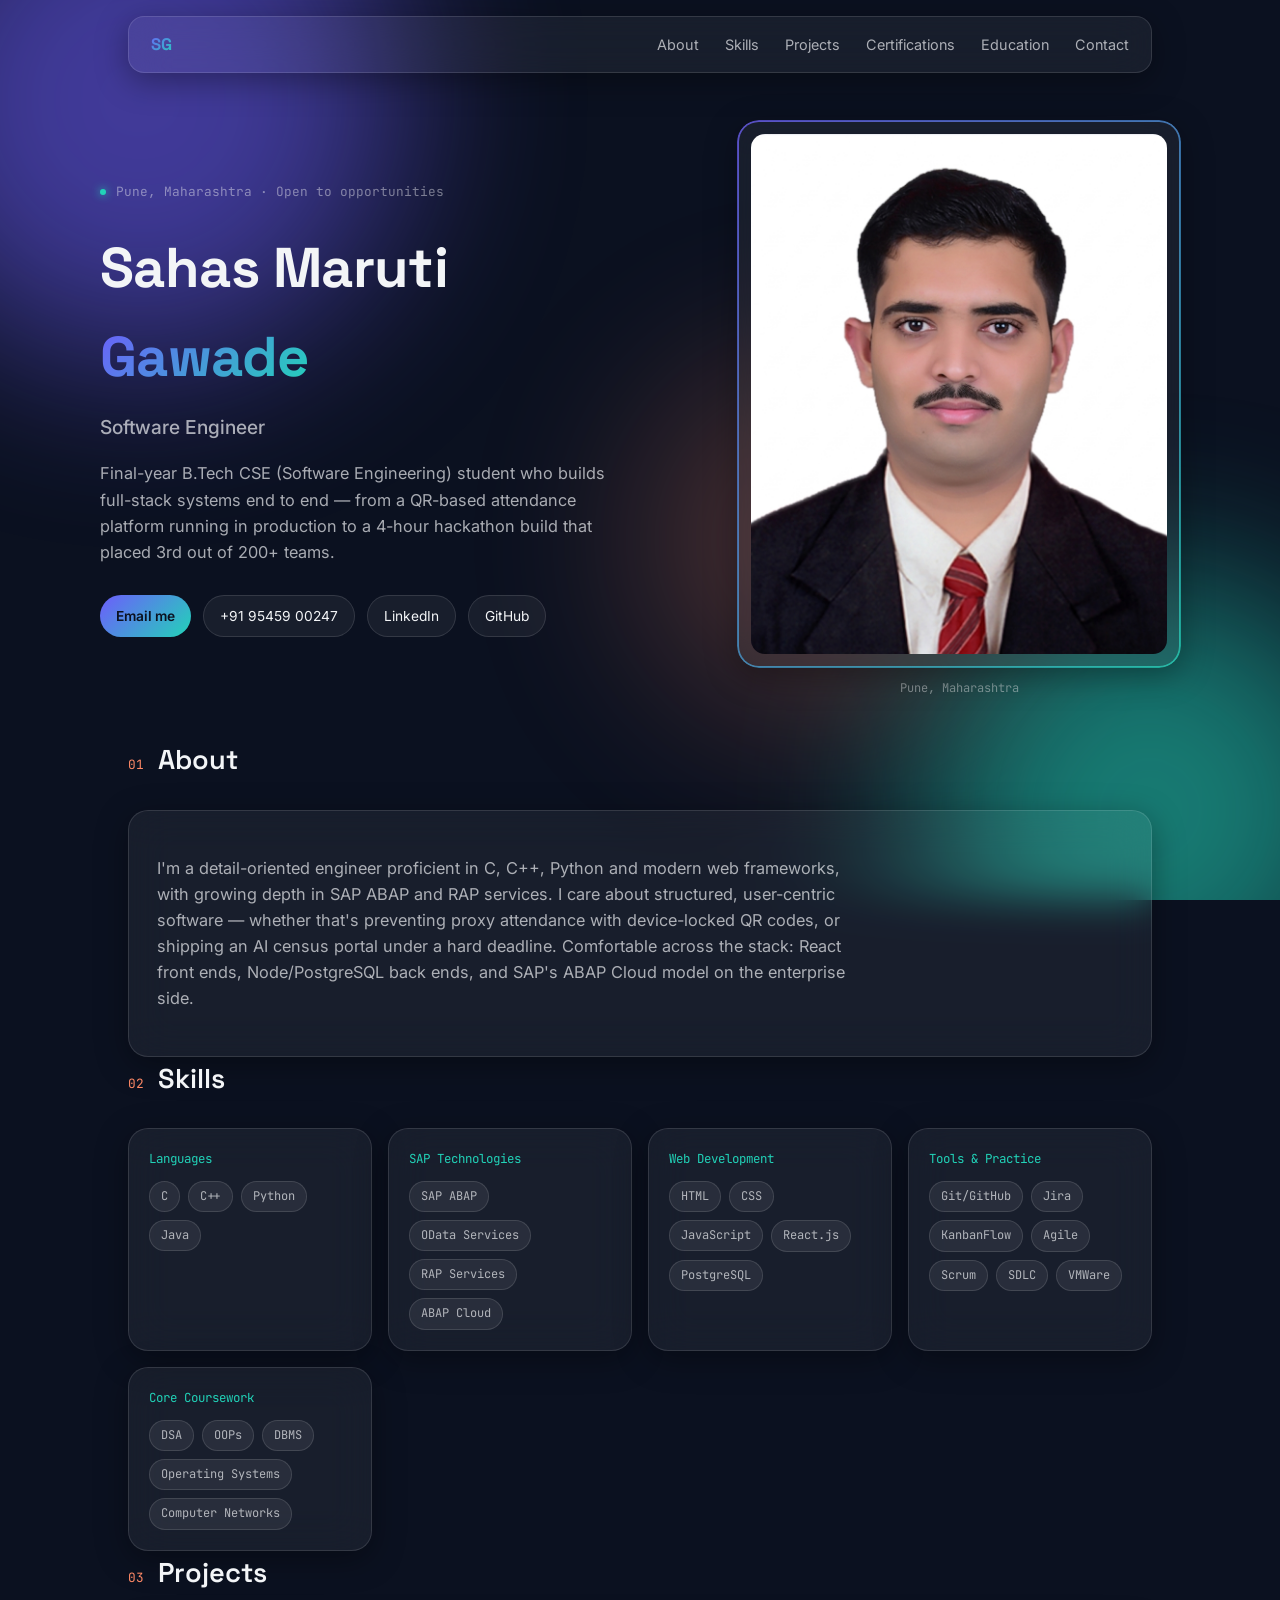
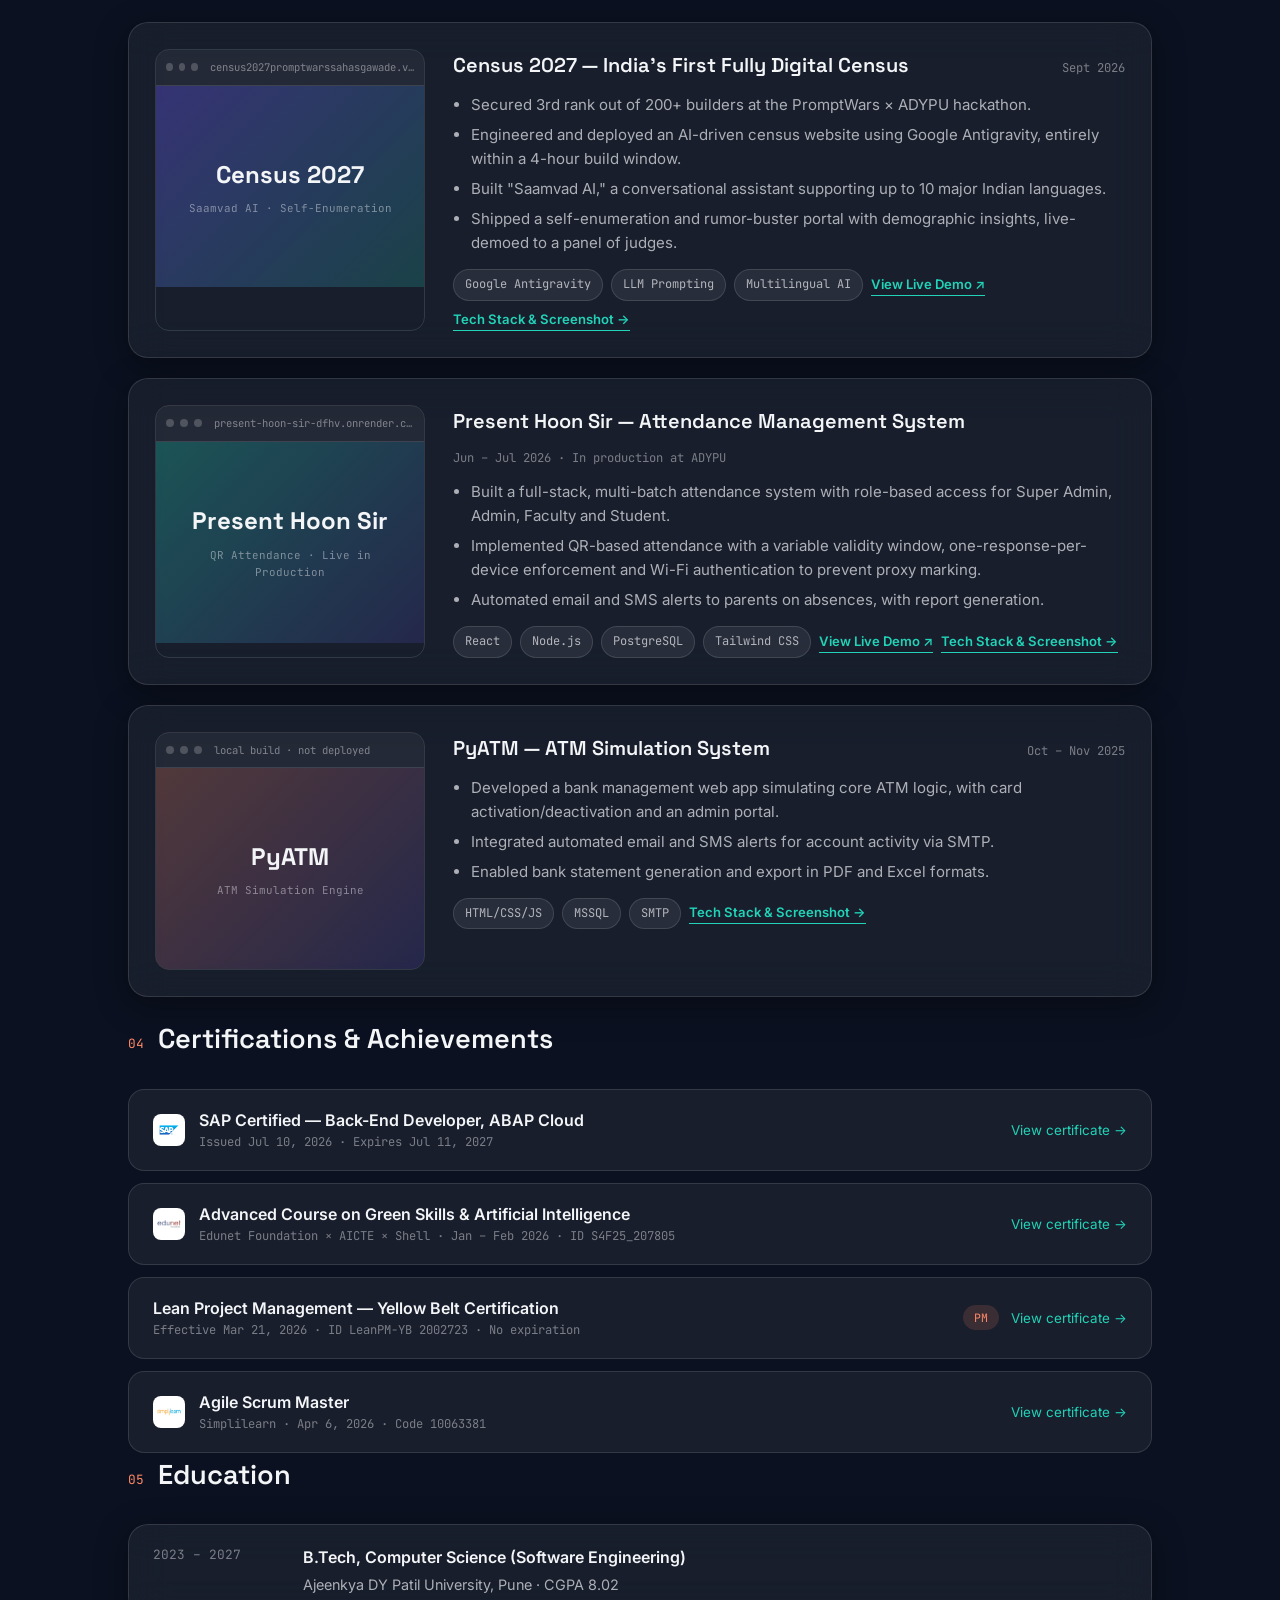
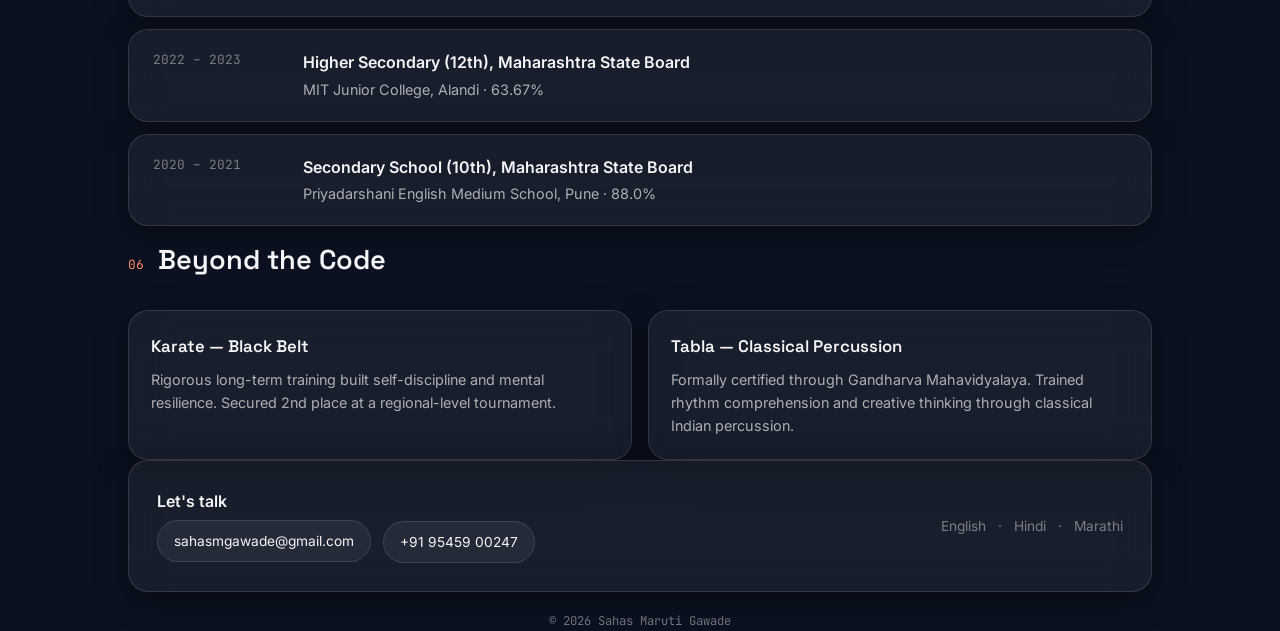
<file: index.html>
<!DOCTYPE html>
<html lang="en">

<head>
  <meta charset="UTF-8">
  <meta name="viewport" content="width=device-width, initial-scale=1.0">
  <title>Sahas Maruti Gawade — Software Engineer</title>
  <link rel="preconnect" href="https://fonts.googleapis.com">
  <link
    href="https://fonts.googleapis.com/css2?family=Space+Grotesk:wght@500;600;700&family=Inter:wght@400;500;600&family=JetBrains+Mono:wght@400;500&display=swap"
    rel="stylesheet">
  <style>
    :root {
      --bg: #0B1120;
      --bg-2: #0E1526;
      --ink: #F3F5F7;
      --ink-soft: rgba(243, 245, 247, 0.68);
      --ink-faint: rgba(243, 245, 247, 0.45);
      --violet: #6D5DFC;
      --teal: #22D3B8;
      --coral: #FF8966;
      --grad: linear-gradient(135deg, var(--violet), var(--teal));
      --glass: rgba(255, 255, 255, 0.055);
      --glass-strong: rgba(255, 255, 255, 0.09);
      --border: rgba(255, 255, 255, 0.12);
      --border-strong: rgba(255, 255, 255, 0.22);
      --display: 'Space Grotesk', sans-serif;
      --sans: 'Inter', sans-serif;
      --mono: 'JetBrains Mono', monospace;
      --maxw: 1080px;
    }

    * {
      box-sizing: border-box;
    }

    html {
      scroll-behavior: smooth;
    }

    body {
      margin: 0;
      background: var(--bg);
      color: var(--ink);
      font-family: var(--sans);
      line-height: 1.6;
      -webkit-font-smoothing: antialiased;
      position: relative;
      overflow-x: hidden;
    }

    a {
      color: inherit;
    }

    img {
      max-width: 100%;
      display: block;
    }

    .wrap {
      max-width: var(--maxw);
      margin: 0 auto;
      padding: 0 28px;
      position: relative;
      z-index: 1;
    }

    /* Ambient background blobs */
    .bg-field {
      position: fixed;
      inset: 0;
      z-index: 0;
      overflow: hidden;
      pointer-events: none;
    }

    .blob {
      position: absolute;
      border-radius: 50%;
      filter: blur(90px);
      opacity: 0.55;
    }

    .blob-1 {
      width: 520px;
      height: 520px;
      background: var(--violet);
      top: -160px;
      left: -120px;
      animation: drift1 26s ease-in-out infinite;
    }

    .blob-2 {
      width: 460px;
      height: 460px;
      background: var(--teal);
      bottom: -140px;
      right: -100px;
      animation: drift2 30s ease-in-out infinite;
    }

    .blob-3 {
      width: 360px;
      height: 360px;
      background: var(--coral);
      top: 40%;
      left: 50%;
      opacity: 0.25;
      animation: drift3 34s ease-in-out infinite;
    }

    @keyframes drift1 {

      0%,
      100% {
        transform: translate(0, 0);
      }

      50% {
        transform: translate(60px, 80px);
      }
    }

    @keyframes drift2 {

      0%,
      100% {
        transform: translate(0, 0);
      }

      50% {
        transform: translate(-70px, -50px);
      }
    }

    @keyframes drift3 {

      0%,
      100% {
        transform: translate(-50%, -50%);
      }

      50% {
        transform: translate(-60%, -40%);
      }
    }

    @media(prefers-reduced-motion:reduce) {
      .blob {
        animation: none;
      }
    }

    /* Glass base */
    .glass {
      background: var(--glass);
      backdrop-filter: blur(20px);
      -webkit-backdrop-filter: blur(20px);
      border: 1px solid var(--border);
      border-radius: 20px;
      box-shadow: 0 8px 32px rgba(0, 0, 0, 0.35);
    }

    header.nav {
      position: sticky;
      top: 16px;
      z-index: 50;
      margin: 0 auto;
      max-width: var(--maxw);
      padding: 0 28px;
    }

    .nav-inner {
      display: flex;
      align-items: center;
      justify-content: space-between;
      padding: 14px 22px;
      border-radius: 16px;
    }

    .nav-mark {
      font-family: var(--display);
      font-weight: 700;
      font-size: 1.05rem;
      background: var(--grad);
      -webkit-background-clip: text;
      background-clip: text;
      color: transparent;
    }

    .nav-links {
      display: flex;
      gap: 26px;
      list-style: none;
      margin: 0;
      padding: 0;
    }

    .nav-links a {
      text-decoration: none;
      color: var(--ink-soft);
      font-size: 0.9rem;
      transition: color .15s;
    }

    .nav-links a:hover {
      color: var(--ink);
    }

    .nav-toggle {
      display: none;
      background: none;
      border: none;
      font-size: 1.4rem;
      cursor: pointer;
      color: var(--ink);
    }

    @media(max-width:720px) {
      .nav-links {
        position: absolute;
        top: calc(100% + 8px);
        left: 0;
        right: 0;
        flex-direction: column;
        padding: 20px 22px;
        gap: 16px;
        display: none;
        background: var(--bg-2);
        border: 1px solid var(--border);
        border-radius: 16px;
      }

      .nav-links.open {
        display: flex;
      }

      .nav-toggle {
        display: block;
      }
    }

    .hero {
      padding: 64px 0 40px;
    }

    .hero-grid {
      display: grid;
      grid-template-columns: 1.15fr 0.85fr;
      gap: 40px;
      align-items: center;
    }

    .eyebrow-row {
      display: flex;
      gap: 10px;
      align-items: center;
      font-family: var(--mono);
      font-size: 0.8rem;
      color: var(--ink-faint);
      margin-bottom: 20px;
    }

    .dot {
      width: 6px;
      height: 6px;
      background: var(--teal);
      border-radius: 50%;
      box-shadow: 0 0 8px var(--teal);
    }

    h1.name {
      font-family: var(--display);
      font-size: clamp(2.4rem, 5vw, 3.5rem);
      font-weight: 700;
      margin: 0 0 10px;
      letter-spacing: -0.01em;
    }

    .grad-text {
      background: var(--grad);
      -webkit-background-clip: text;
      background-clip: text;
      color: transparent;
    }

    .role {
      font-size: 1.2rem;
      color: var(--ink-soft);
      font-weight: 500;
      margin-bottom: 18px;
    }

    .lede {
      max-width: 52ch;
      color: var(--ink-soft);
      font-size: 1.02rem;
      margin-bottom: 30px;
    }

    .contact-row {
      display: flex;
      flex-wrap: wrap;
      gap: 12px;
    }

    .pill-link {
      display: inline-flex;
      align-items: center;
      gap: 6px;
      text-decoration: none;
      color: var(--ink);
      font-size: 0.86rem;
      padding: 9px 16px;
      border-radius: 100px;
      border: 1px solid var(--border);
      background: var(--glass);
      transition: border-color .15s, transform .15s;
    }

    .pill-link:hover {
      border-color: var(--border-strong);
      transform: translateY(-1px);
    }

    .pill-link.cta {
      background: var(--grad);
      color: #0B1120;
      font-weight: 600;
      border: none;
    }

    .photo-frame {
      padding: 12px;
      position: relative;
    }

    .photo-frame::before {
      content: '';
      position: absolute;
      inset: -2px;
      border-radius: 22px;
      padding: 2px;
      background: var(--grad);
      -webkit-mask: linear-gradient(#000 0 0) content-box, linear-gradient(#000 0 0);
      -webkit-mask-composite: xor;
      mask-composite: exclude;
      opacity: 0.7;
    }

    .photo-frame img {
      width: 100%;
      aspect-ratio: 4/5;
      object-fit: cover;
      border-radius: 14px;
    }

    .photo-cap {
      font-family: var(--mono);
      font-size: 0.75rem;
      color: var(--ink-faint);
      margin-top: 12px;
      text-align: center;
    }

    section {
      padding: 52px 0;
    }

    .sec-head {
      display: flex;
      align-items: baseline;
      gap: 14px;
      margin-bottom: 28px;
    }

    .sec-num {
      font-family: var(--mono);
      font-size: 0.8rem;
      color: var(--coral);
    }

    h2.sec-title {
      font-family: var(--display);
      font-size: 1.7rem;
      font-weight: 600;
      margin: 0;
    }

    .card {
      padding: 28px;
      margin-bottom: 0;
    }

    .about-body {
      max-width: 70ch;
      font-size: 1.02rem;
      color: var(--ink-soft);
    }

    .skills-grid {
      display: grid;
      grid-template-columns: repeat(auto-fit, minmax(220px, 1fr));
      gap: 16px;
    }

    .skill-card {
      padding: 20px;
    }

    .skill-cat {
      font-family: var(--mono);
      font-size: 0.78rem;
      color: var(--teal);
      margin-bottom: 12px;
    }

    .skill-items {
      display: flex;
      flex-wrap: wrap;
      gap: 8px;
    }

    .tag {
      font-family: var(--mono);
      font-size: 0.75rem;
      background: rgba(255, 255, 255, 0.07);
      border: 1px solid var(--border);
      color: var(--ink-soft);
      padding: 5px 11px;
      border-radius: 100px;
    }

    .project {
      padding: 26px;
      display: grid;
      grid-template-columns: 270px 1fr;
      gap: 28px;
      margin-bottom: 20px;
      transition: transform .2s, border-color .2s;
    }

    .project:hover {
      transform: translateY(-3px);
      border-color: var(--border-strong);
    }

    .browser-card {
      border-radius: 14px;
      overflow: hidden;
      border: 1px solid var(--border);
    }

    .browser-bar {
      display: flex;
      align-items: center;
      gap: 6px;
      padding: 9px 10px;
      background: rgba(255, 255, 255, 0.05);
      border-bottom: 1px solid var(--border);
    }

    .browser-dot {
      width: 8px;
      height: 8px;
      border-radius: 50%;
      background: rgba(255, 255, 255, 0.2);
    }

    .browser-url {
      font-family: var(--mono);
      font-size: 0.66rem;
      color: var(--ink-faint);
      margin-left: 6px;
      overflow: hidden;
      text-overflow: ellipsis;
      white-space: nowrap;
    }

    .browser-body {
      aspect-ratio: 4/3;
      display: flex;
      align-items: center;
      justify-content: center;
      text-align: center;
      padding: 20px;
    }

    .browser-body.census {
      background: linear-gradient(135deg, rgba(109, 93, 252, 0.35), rgba(34, 211, 184, 0.2));
    }

    .browser-body.phsams {
      background: linear-gradient(135deg, rgba(34, 211, 184, 0.3), rgba(109, 93, 252, 0.15));
    }

    .browser-body.patm {
      background: linear-gradient(135deg, rgba(255, 137, 102, 0.25), rgba(109, 93, 252, 0.15));
    }

    .browser-glyph {
      font-family: var(--display);
      font-size: 1.5rem;
      font-weight: 700;
      color: var(--ink);
    }

    .browser-sub {
      font-family: var(--mono);
      font-size: 0.68rem;
      color: var(--ink-faint);
      margin-top: 6px;
    }

    .project-head {
      display: flex;
      justify-content: space-between;
      align-items: baseline;
      gap: 12px;
      flex-wrap: wrap;
      margin-bottom: 6px;
    }

    .project-title {
      font-family: var(--display);
      font-size: 1.25rem;
      font-weight: 600;
      margin: 0;
    }

    .project-date {
      font-family: var(--mono);
      font-size: 0.76rem;
      color: var(--ink-faint);
      white-space: nowrap;
    }

    .project ul {
      margin: 12px 0;
      padding-left: 18px;
      color: var(--ink-soft);
      font-size: 0.94rem;
    }

    .project li {
      margin-bottom: 6px;
    }

    .tags {
      display: flex;
      flex-wrap: wrap;
      gap: 8px;
      margin-top: 14px;
      align-items: center;
    }

    .live-link {
      font-size: 0.82rem;
      font-weight: 600;
      text-decoration: none;
      color: var(--teal);
      border-bottom: 1px solid var(--teal);
    }

    @media(max-width:700px) {
      .project {
        grid-template-columns: 1fr;
      }
    }

    .cert-list {
      display: flex;
      flex-direction: column;
      gap: 12px;
    }

    .cert {
      display: flex;
      justify-content: space-between;
      align-items: center;
      gap: 16px;
      padding: 20px 24px;
      flex-wrap: wrap;
      cursor: pointer;
      width: 100%;
      text-align: left;
      font-family: var(--sans);
      color: var(--ink);
      border: 1px solid var(--border);
      background: var(--glass);
      border-radius: 16px;
      transition: border-color .2s, transform .2s;
    }

    .cert:hover {
      border-color: var(--border-strong);
      transform: translateY(-2px);
    }

    .cert-name {
      font-weight: 600;
      font-size: 1rem;
    }

    .cert-meta {
      font-family: var(--mono);
      font-size: 0.76rem;
      color: var(--ink-faint);
      margin-top: 4px;
    }

    .cert-right {
      display: flex;
      align-items: center;
      gap: 12px;
    }

    .cert-badge {
      font-family: var(--mono);
      font-size: 0.72rem;
      background: rgba(255, 137, 102, 0.15);
      color: var(--coral);
      padding: 5px 11px;
      border-radius: 100px;
      white-space: nowrap;
    }

    .cert-logo {
      width: 32px;
      height: 32px;
      object-fit: contain;
      border-radius: 8px;
      background: #fff;
      padding: 4px;
      flex-shrink: 0;
    }

    .cert-left {
      display: flex;
      align-items: center;
      gap: 14px;
    }

    .cert-view {
      font-size: 0.84rem;
      color: var(--teal);
      white-space: nowrap;
    }

    .modal-overlay {
      display: none;
      position: fixed;
      inset: 0;
      background: rgba(6, 9, 18, 0.75);
      backdrop-filter: blur(4px);
      z-index: 100;
      align-items: center;
      justify-content: center;
      padding: 28px;
    }

    .modal-overlay.open {
      display: flex;
    }

    .modal-box {
      width: 100%;
      max-width: 820px;
      max-height: 88vh;
      display: flex;
      flex-direction: column;
      border-radius: 18px;
      overflow: hidden;
    }

    .modal-head {
      display: flex;
      justify-content: space-between;
      align-items: center;
      padding: 16px 20px;
      border-bottom: 1px solid var(--border);
    }

    .modal-title {
      font-family: var(--display);
      font-weight: 600;
      font-size: 1.02rem;
    }

    .modal-close {
      background: none;
      border: none;
      font-size: 1.3rem;
      cursor: pointer;
      color: var(--ink-faint);
      line-height: 1;
    }

    .modal-close:hover {
      color: var(--ink);
    }

    .modal-body {
      flex: 1;
      overflow: auto;
      background: rgba(0, 0, 0, 0.25);
      display: flex;
      align-items: center;
      justify-content: center;
    }

    .modal-body iframe {
      width: 100%;
      height: 75vh;
      border: none;
    }

    .modal-body img {
      width: 100%;
      height: auto;
    }

    .modal-foot {
      padding: 14px 20px;
      border-top: 1px solid var(--border);
      font-size: 0.84rem;
      display: flex;
      justify-content: space-between;
      flex-wrap: wrap;
      gap: 10px;
    }

    .modal-foot a {
      color: var(--teal);
      text-decoration: none;
    }

    .edu-item {
      padding: 20px 24px;
      display: grid;
      grid-template-columns: 130px 1fr;
      gap: 20px;
      margin-bottom: 12px;
    }

    .edu-years {
      font-family: var(--mono);
      font-size: 0.8rem;
      color: var(--ink-faint);
    }

    .edu-degree {
      font-weight: 600;
      margin-bottom: 2px;
    }

    .edu-school {
      color: var(--ink-soft);
      font-size: 0.9rem;
    }

    @media(max-width:600px) {
      .edu-item {
        grid-template-columns: 1fr;
        gap: 4px;
      }
    }

    .beyond-grid {
      display: grid;
      grid-template-columns: 1fr 1fr;
      gap: 16px;
    }

    .beyond-card {
      padding: 22px;
    }

    .beyond-card h3 {
      font-family: var(--display);
      font-weight: 600;
      font-size: 1.05rem;
      margin: 0 0 8px;
      color: var(--ink);
    }

    .beyond-card p {
      color: var(--ink-soft);
      font-size: 0.9rem;
      margin: 0;
    }

    @media(max-width:600px) {
      .beyond-grid {
        grid-template-columns: 1fr;
      }
    }

    footer {
      padding: 44px 0 60px;
    }

    .footer-inner {
      padding: 28px;
      display: flex;
      justify-content: space-between;
      align-items: center;
      flex-wrap: wrap;
      gap: 16px;
    }

    .footer-note {
      font-family: var(--mono);
      font-size: 0.76rem;
      color: var(--ink-faint);
      text-align: center;
      margin-top: 20px;
    }

    .lang-row {
      display: flex;
      gap: 12px;
      font-size: 0.86rem;
      color: var(--ink-faint);
    }

    @media(max-width:720px) {
      .hero-grid {
        grid-template-columns: 1fr;
      }

      .photo-frame {
        max-width: 260px;
      }
    }
  </style>
</head>

<body>

  <div class="bg-field">
    <div class="blob blob-1"></div>
    <div class="blob blob-2"></div>
    <div class="blob blob-3"></div>
  </div>

  <header class="nav">
    <div class="nav-inner glass">
      <div class="nav-mark">SG</div>
      <button class="nav-toggle" id="navToggle" aria-label="Toggle menu">☰</button>
      <ul class="nav-links" id="navLinks">
        <li><a href="#about">About</a></li>
        <li><a href="#skills">Skills</a></li>
        <li><a href="#projects">Projects</a></li>
        <li><a href="#certifications">Certifications</a></li>
        <li><a href="#education">Education</a></li>
        <li><a href="#contact">Contact</a></li>
      </ul>
    </div>
  </header>

  <section class="hero wrap" id="home">
    <div class="hero-grid">
      <div>
        <div class="eyebrow-row"><span class="dot"></span> Pune, Maharashtra · Open to opportunities</div>
        <h1 class="name">Sahas Maruti<br><span class="grad-text">Gawade</span></h1>
        <div class="role">Software Engineer</div>
        <p class="lede">Final-year B.Tech CSE (Software Engineering) student who builds full-stack systems end to end —
          from a QR-based attendance platform running in production to a 4-hour hackathon build that placed 3rd out of
          200+ teams.</p>
        <div class="contact-row">
          <a class="pill-link cta" href="mailto:sahasmgawade@gmail.com">Email me</a>
          <a class="pill-link" href="tel:+919545900247">+91 95459 00247</a>
          <a class="pill-link" href="https://linkedin.com/in/sahasmarutigawade" target="_blank"
            rel="noopener">LinkedIn</a>
          <a class="pill-link" href="https://github.com/sahasmgawade-code" target="_blank" rel="noopener">GitHub</a>
        </div>
      </div>
      <div>
        <div class="photo-frame glass">
          <img src="images/Sahas_Gawade_Photo.png" alt="Sahas Maruti Gawade">
        </div>
        <div class="photo-cap">Pune, Maharashtra</div>
      </div>
    </div>
  </section>

  <section id="about" class="wrap">
    <div class="sec-head"><span class="sec-num">01</span>
      <h2 class="sec-title">About</h2>
    </div>
    <div class="card glass">
      <p class="about-body">I'm a detail-oriented engineer proficient in C, C++, Python and modern web frameworks, with
        growing depth in SAP ABAP and RAP services. I care about structured, user-centric software — whether that's
        preventing proxy attendance with device-locked QR codes, or shipping an AI census portal under a hard deadline.
        Comfortable across the stack: React front ends, Node/PostgreSQL back ends, and SAP's ABAP Cloud model on the
        enterprise side.</p>
    </div>
  </section>

  <section id="skills" class="wrap">
    <div class="sec-head"><span class="sec-num">02</span>
      <h2 class="sec-title">Skills</h2>
    </div>
    <div class="skills-grid">
      <div class="skill-card glass">
        <div class="skill-cat">Languages</div>
        <div class="skill-items"><span class="tag">C</span><span class="tag">C++</span><span
            class="tag">Python</span><span class="tag">Java</span></div>
      </div>
      <div class="skill-card glass">
        <div class="skill-cat">SAP Technologies</div>
        <div class="skill-items"><span class="tag">SAP ABAP</span><span class="tag">OData Services</span><span
            class="tag">RAP Services</span><span class="tag">ABAP Cloud</span></div>
      </div>
      <div class="skill-card glass">
        <div class="skill-cat">Web Development</div>
        <div class="skill-items"><span class="tag">HTML</span><span class="tag">CSS</span><span
            class="tag">JavaScript</span><span class="tag">React.js</span><span class="tag">PostgreSQL</span></div>
      </div>
      <div class="skill-card glass">
        <div class="skill-cat">Tools & Practice</div>
        <div class="skill-items"><span class="tag">Git/GitHub</span><span class="tag">Jira</span><span
            class="tag">KanbanFlow</span><span class="tag">Agile</span><span class="tag">Scrum</span><span
            class="tag">SDLC</span><span class="tag">VMWare</span></div>
      </div>
      <div class="skill-card glass">
        <div class="skill-cat">Core Coursework</div>
        <div class="skill-items"><span class="tag">DSA</span><span class="tag">OOPs</span><span
            class="tag">DBMS</span><span class="tag">Operating Systems</span><span class="tag">Computer Networks</span>
        </div>
      </div>
    </div>
  </section>

  <section id="projects" class="wrap">
    <div class="sec-head"><span class="sec-num">03</span>
      <h2 class="sec-title">Projects</h2>
    </div>

    <div class="project glass">
      <div class="browser-card">
        <div class="browser-bar"><span class="browser-dot"></span><span class="browser-dot"></span><span
            class="browser-dot"></span>
          <span class="browser-url">census2027promptwarssahasgawade.vercel.app</span>
        </div>
        <div class="browser-body census">
          <div>
            <div class="browser-glyph">Census 2027</div>
            <div class="browser-sub">Saamvad AI · Self-Enumeration</div>
          </div>
        </div>
      </div>
      <div>
        <div class="project-head">
          <h3 class="project-title">Census 2027 — India's First Fully Digital Census</h3><span class="project-date">Sept
            2026</span>
        </div>
        <ul>
          <li>Secured 3rd rank out of 200+ builders at the PromptWars × ADYPU hackathon.</li>
          <li>Engineered and deployed an AI-driven census website using Google Antigravity, entirely within a 4-hour
            build window.</li>
          <li>Built "Saamvad AI," a conversational assistant supporting up to 10 major Indian languages.</li>
          <li>Shipped a self-enumeration and rumor-buster portal with demographic insights, live-demoed to a panel of
            judges.</li>
        </ul>
        <div class="tags">
          <span class="tag">Google Antigravity</span><span class="tag">LLM Prompting</span><span
            class="tag">Multilingual AI</span>
          <a class="live-link" href="https://census2027promptwarssahasgawade.vercel.app" target="_blank"
            rel="noopener">View Live Demo ↗</a>
          <a class="live-link" href="projects/census2027.html">Tech Stack & Screenshot →</a>
        </div>
      </div>
    </div>

    <div class="project glass">
      <div class="browser-card">
        <div class="browser-bar"><span class="browser-dot"></span><span class="browser-dot"></span><span
            class="browser-dot"></span>
          <span class="browser-url">present-hoon-sir-dfhv.onrender.com</span>
        </div>
        <div class="browser-body phsams">
          <div>
            <div class="browser-glyph">Present Hoon Sir</div>
            <div class="browser-sub">QR Attendance · Live in Production</div>
          </div>
        </div>
      </div>
      <div>
        <div class="project-head">
          <h3 class="project-title">Present Hoon Sir — Attendance Management System</h3><span class="project-date">Jun –
            Jul 2026 · In production at ADYPU</span>
        </div>
        <ul>
          <li>Built a full-stack, multi-batch attendance system with role-based access for Super Admin, Admin, Faculty
            and Student.</li>
          <li>Implemented QR-based attendance with a variable validity window, one-response-per-device enforcement and
            Wi-Fi authentication to prevent proxy marking.</li>
          <li>Automated email and SMS alerts to parents on absences, with report generation.</li>
        </ul>
        <div class="tags">
          <span class="tag">React</span><span class="tag">Node.js</span><span class="tag">PostgreSQL</span><span
            class="tag">Tailwind CSS</span>
          <a class="live-link" href="http://present-hoon-sir-dfhv.onrender.com" target="_blank" rel="noopener">View Live
            Demo ↗</a>
          <a class="live-link" href="projects/phsams.html">Tech Stack & Screenshot →</a>
        </div>
      </div>
    </div>

    <div class="project glass">
      <div class="browser-card">
        <div class="browser-bar"><span class="browser-dot"></span><span class="browser-dot"></span><span
            class="browser-dot"></span>
          <span class="browser-url">local build · not deployed</span>
        </div>
        <div class="browser-body patm">
          <div>
            <div class="browser-glyph">PyATM</div>
            <div class="browser-sub">ATM Simulation Engine</div>
          </div>
        </div>
      </div>
      <div>
        <div class="project-head">
          <h3 class="project-title">PyATM — ATM Simulation System</h3><span class="project-date">Oct – Nov 2025</span>
        </div>
        <ul>
          <li>Developed a bank management web app simulating core ATM logic, with card activation/deactivation and an
            admin portal.</li>
          <li>Integrated automated email and SMS alerts for account activity via SMTP.</li>
          <li>Enabled bank statement generation and export in PDF and Excel formats.</li>
        </ul>
        <div class="tags"><span class="tag">HTML/CSS/JS</span><span class="tag">MSSQL</span><span
            class="tag">SMTP</span>
          <a class="live-link" href="projects/pyatm.html">Tech Stack & Screenshot →</a>
        </div>
      </div>
  </section>

  <section id="certifications" class="wrap">
    <div class="sec-head"><span class="sec-num">04</span>
      <h2 class="sec-title">Certifications & Achievements</h2>
    </div>
    <div class="cert-list">

      <button class="cert"
        onclick="openCert('pdf','certificates/Sahas_Gawade_-_SAP_Exam_Certificate.pdf','SAP Certified — Back-End Developer, ABAP Cloud','https://www.credly.com/badges/e52070cf-a962-4938-ba0d-2381fafb4035')">
        <div class="cert-left">
          <img src="images/logos/sap.png" alt="SAP logo" class="cert-logo">
          <div>
            <div class="cert-name">SAP Certified — Back-End Developer, ABAP Cloud</div>
            <div class="cert-meta">Issued Jul 10, 2026 · Expires Jul 11, 2027</div>
          </div>
        </div>
        <div class="cert-right"><span class="cert-view">View certificate →</span>
        </div>
      </button>

      <button class="cert"
        onclick="openCert('img','certificates/Edunet_Foundation_Certificate.jpg','Advanced Course on Green Skills & AI')">
        <div class="cert-left">
          <img src="images/logos/edunet.png" alt="Edunet Foundation logo" class="cert-logo">
          <div>
            <div class="cert-name">Advanced Course on Green Skills & Artificial Intelligence</div>
            <div class="cert-meta">Edunet Foundation × AICTE × Shell · Jan – Feb 2026 · ID S4F25_207805</div>
          </div>
        </div>
        <div class="cert-right"><span class="cert-view">View certificate →</span>
        </div>
      </button>

      <button class="cert"
        onclick="openCert('pdf','certificates/Sahas_Gawade_-_BTech_CSE-SE_-_6th_Div-B_ASP_Lean.pdf','Lean Project Management — Yellow Belt')">
        <div>
          <div class="cert-name">Lean Project Management — Yellow Belt Certification</div>
          <div class="cert-meta">Effective Mar 21, 2026 · ID LeanPM-YB 2002723 · No expiration</div>
        </div>
        <div class="cert-right"><span class="cert-badge">PM</span><span class="cert-view">View certificate →</span>
        </div>
      </button>

      <button class="cert"
        onclick="openCert('pdf','certificates/Sahas_Gawade_-_BTech_CSE-SE_-_6th_Div-B_ASP_Simplilearn.pdf','Agile Scrum Master')">
        <div class="cert-left">
          <img src="images/logos/simplilearn.png" alt="Simplilearn logo" class="cert-logo">
          <div>
            <div class="cert-name">Agile Scrum Master</div>
            <div class="cert-meta">Simplilearn · Apr 6, 2026 · Code 10063381</div>
          </div>
        </div>
        <div class="cert-right"><span class="cert-view">View certificate →</span>
        </div>
      </button>

    </div>
  </section>

  <section id="education" class="wrap">
    <div class="sec-head"><span class="sec-num">05</span>
      <h2 class="sec-title">Education</h2>
    </div>
    <div class="edu-item glass">
      <div class="edu-years">2023 – 2027</div>
      <div>
        <div class="edu-degree">B.Tech, Computer Science (Software Engineering)</div>
        <div class="edu-school">Ajeenkya DY Patil University, Pune · CGPA 8.02</div>
      </div>
    </div>
    <div class="edu-item glass">
      <div class="edu-years">2022 – 2023</div>
      <div>
        <div class="edu-degree">Higher Secondary (12th), Maharashtra State Board</div>
        <div class="edu-school">MIT Junior College, Alandi · 63.67%</div>
      </div>
    </div>
    <div class="edu-item glass">
      <div class="edu-years">2020 – 2021</div>
      <div>
        <div class="edu-degree">Secondary School (10th), Maharashtra State Board</div>
        <div class="edu-school">Priyadarshani English Medium School, Pune · 88.0%</div>
      </div>
    </div>
  </section>

  <section id="beyond" class="wrap">
    <div class="sec-head"><span class="sec-num">06</span>
      <h2 class="sec-title">Beyond the Code</h2>
    </div>
    <div class="beyond-grid">
      <div class="beyond-card glass">
        <h3>Karate — Black Belt</h3>
        <p>Rigorous long-term training built self-discipline and mental resilience. Secured 2nd place at a
          regional-level tournament.</p>
      </div>
      <div class="beyond-card glass">
        <h3>Tabla — Classical Percussion</h3>
        <p>Formally certified through Gandharva Mahavidyalaya. Trained rhythm comprehension and creative thinking
          through classical Indian percussion.</p>
      </div>
    </div>
  </section>

  <footer id="contact" class="wrap">
    <div class="footer-inner glass">
      <div>
        <div class="cert-name" style="margin-bottom:6px;">Let's talk</div>
        <div class="contact-row"><a class="pill-link" href="mailto:sahasmgawade@gmail.com">sahasmgawade@gmail.com</a><a
            class="pill-link" href="tel:+919545900247">+91 95459 00247</a></div>
      </div>
      <div class="lang-row"><span>English</span><span>·</span><span>Hindi</span><span>·</span><span>Marathi</span></div>
    </div>
    <div class="footer-note">© 2026 Sahas Maruti Gawade</div>
  </footer>

  <div class="modal-overlay" id="certModal">
    <div class="modal-box glass">
      <div class="modal-head">
        <div class="modal-title" id="modalTitle">Certificate</div><button class="modal-close"
          onclick="closeCert()">✕</button>
      </div>
      <div class="modal-body" id="modalBody"></div>
      <div class="modal-foot">
        <a id="modalOpenNew" href="#" target="_blank" rel="noopener">Open in new tab ↗</a>
        <a id="modalVerify" href="#" target="_blank" rel="noopener" style="display:none;">Verify on Credly ↗</a>
      </div>
    </div>
  </div>

  <script>
    document.getElementById('navToggle').addEventListener('click', function () {
      document.getElementById('navLinks').classList.toggle('open');
    });
    document.querySelectorAll('.nav-links a').forEach(function (link) {
      link.addEventListener('click', function () { document.getElementById('navLinks').classList.remove('open'); });
    });

    function openCert(type, src, title, verifyUrl) {
      var modal = document.getElementById('certModal');
      var body = document.getElementById('modalBody');
      document.getElementById('modalTitle').textContent = title;
      document.getElementById('modalOpenNew').href = src;
      var verifyLink = document.getElementById('modalVerify');
      if (verifyUrl) { verifyLink.href = verifyUrl; verifyLink.style.display = 'inline'; }
      else { verifyLink.style.display = 'none'; }

      body.innerHTML = '';
      if (type === 'pdf') {
        var iframe = document.createElement('iframe');
        iframe.src = src;
        body.appendChild(iframe);
      } else {
        var img = document.createElement('img');
        img.src = src;
        img.alt = title;
        body.appendChild(img);
      }
      modal.classList.add('open');
    }
    function closeCert() {
      document.getElementById('certModal').classList.remove('open');
      document.getElementById('modalBody').innerHTML = '';
    }
    document.getElementById('certModal').addEventListener('click', function (e) {
      if (e.target === this) { closeCert(); }
    });
    document.addEventListener('keydown', function (e) {
      if (e.key === 'Escape') { closeCert(); }
    });
  </script>

</body>

</html>
</file>
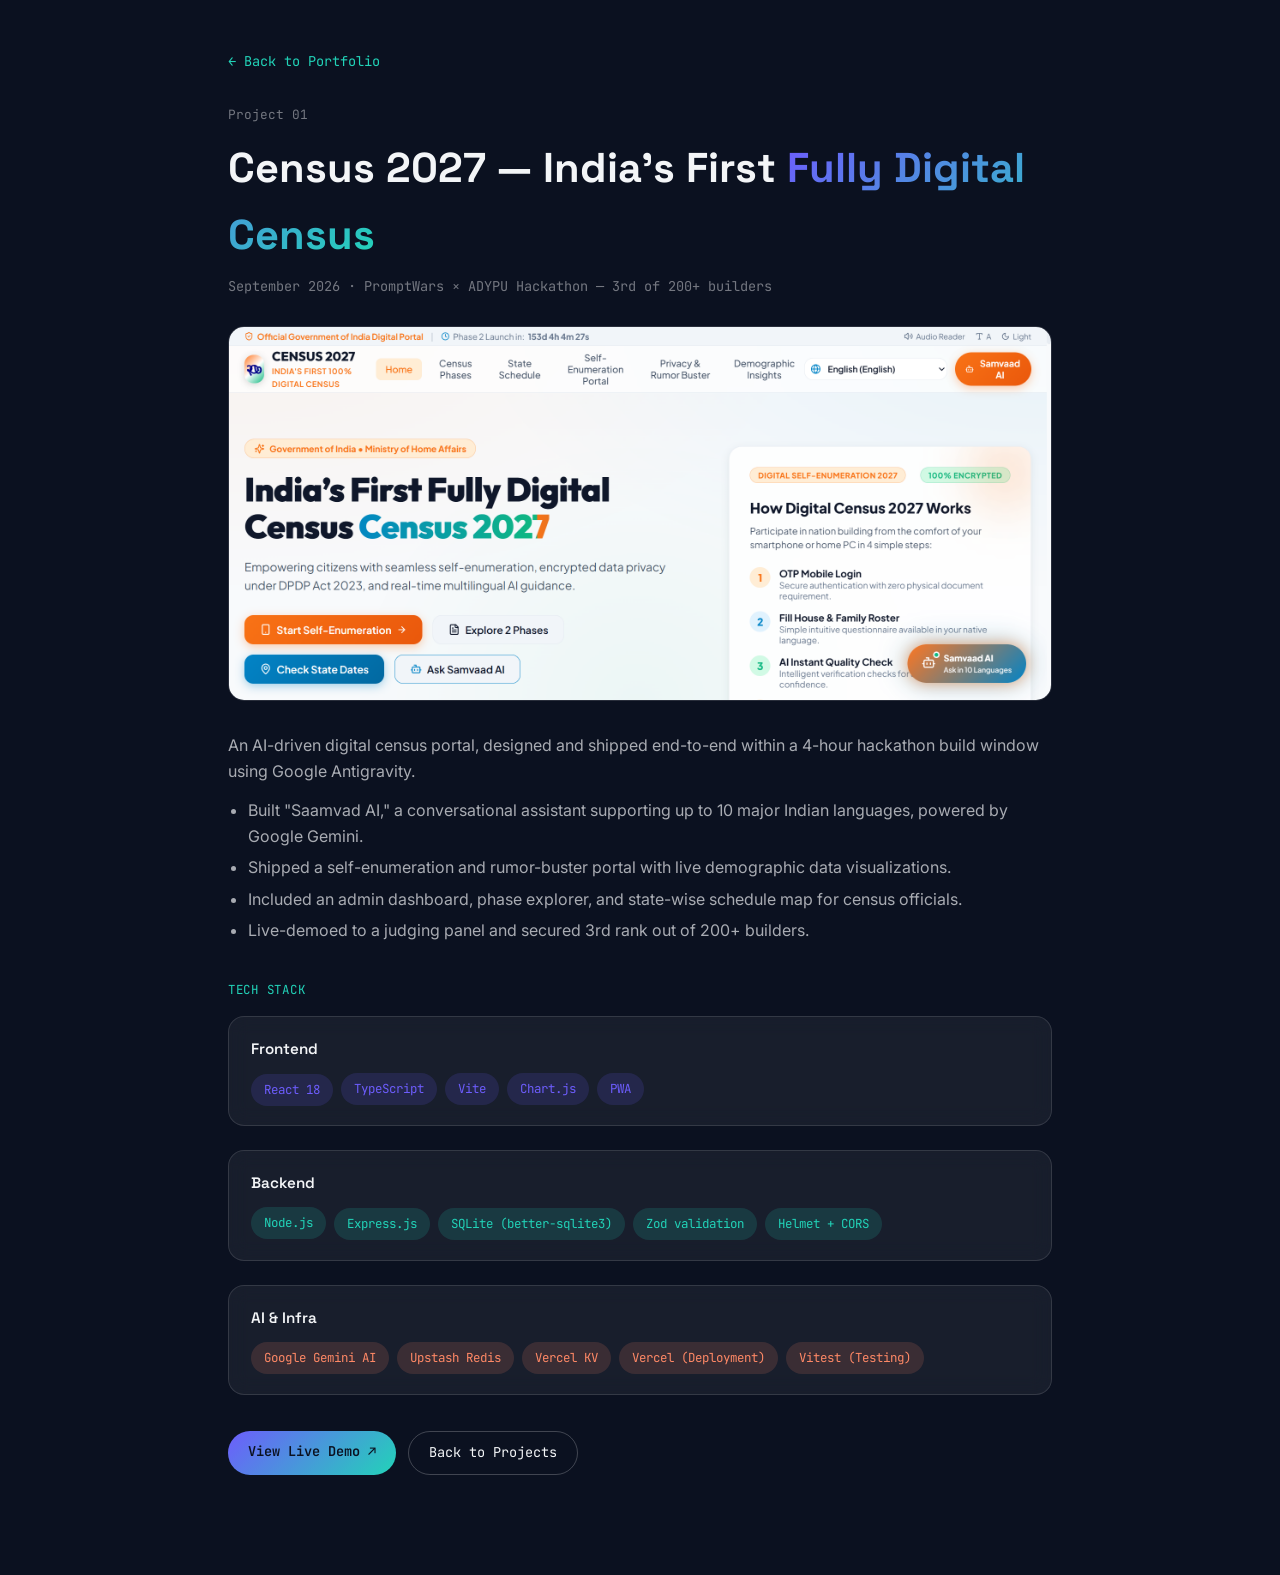
<file: projects/census2027.html>
<!DOCTYPE html>
<html lang="en">

<head>
    <meta charset="UTF-8">
    <meta name="viewport" content="width=device-width, initial-scale=1.0">
    <title>Census 2027 — Tech Stack | Sahas Maruti Gawade</title>
    <link rel="preconnect" href="https://fonts.googleapis.com">
    <link
        href="https://fonts.googleapis.com/css2?family=Space+Grotesk:wght@500;600;700&family=Inter:wght@400;500;600&family=JetBrains+Mono:wght@400;500&display=swap"
        rel="stylesheet">
    <link rel="stylesheet" href="../css/project-detail.css">
</head>

<body>
    <div class="wrap">
        <a class="back-link" href="../index.html#projects">← Back to Portfolio</a>

        <div class="proj-eyebrow">Project 01</div>
        <h1 class="proj-title">Census 2027 — India's First <span class="grad-text">Fully Digital Census</span></h1>
        <div class="proj-meta">September 2026 · PromptWars × ADYPU Hackathon — 3rd of 200+ builders</div>

        <div class="proj-screenshot">
            <img src="../images/census2027.jpg" alt="Census 2027 project screenshot">
        </div>

        <div class="proj-desc">
            <p>An AI-driven digital census portal, designed and shipped end-to-end within a 4-hour hackathon build
                window using Google Antigravity.</p>
            <ul>
                <li>Built "Saamvad AI," a conversational assistant supporting up to 10 major Indian languages, powered
                    by Google Gemini.</li>
                <li>Shipped a self-enumeration and rumor-buster portal with live demographic data visualizations.</li>
                <li>Included an admin dashboard, phase explorer, and state-wise schedule map for census officials.</li>
                <li>Live-demoed to a judging panel and secured 3rd rank out of 200+ builders.</li>
            </ul>
        </div>

        <div class="section-label">Tech Stack</div>

        <div class="stack-group glass">
            <div class="stack-group-title">Frontend</div>
            <div class="stack-badges">
                <span class="stack-badge">React 18</span>
                <span class="stack-badge">TypeScript</span>
                <span class="stack-badge">Vite</span>
                <span class="stack-badge">Chart.js</span>
                <span class="stack-badge">PWA</span>
            </div>
        </div>

        <div class="stack-group glass">
            <div class="stack-group-title">Backend</div>
            <div class="stack-badges">
                <span class="stack-badge teal">Node.js</span>
                <span class="stack-badge teal">Express.js</span>
                <span class="stack-badge teal">SQLite (better-sqlite3)</span>
                <span class="stack-badge teal">Zod validation</span>
                <span class="stack-badge teal">Helmet + CORS</span>
            </div>
        </div>

        <div class="stack-group glass">
            <div class="stack-group-title">AI & Infra</div>
            <div class="stack-badges">
                <span class="stack-badge coral">Google Gemini AI</span>
                <span class="stack-badge coral">Upstash Redis</span>
                <span class="stack-badge coral">Vercel KV</span>
                <span class="stack-badge coral">Vercel (Deployment)</span>
                <span class="stack-badge coral">Vitest (Testing)</span>
            </div>
        </div>

        <div class="proj-links">
            <a class="pill-link cta" href="https://census2027promptwarssahasgawade.vercel.app" target="_blank"
                rel="noopener">View Live Demo ↗</a>
            <a class="pill-link" href="../index.html#projects">Back to Projects</a>
        </div>
    </div>
</body>

</html>
</file>
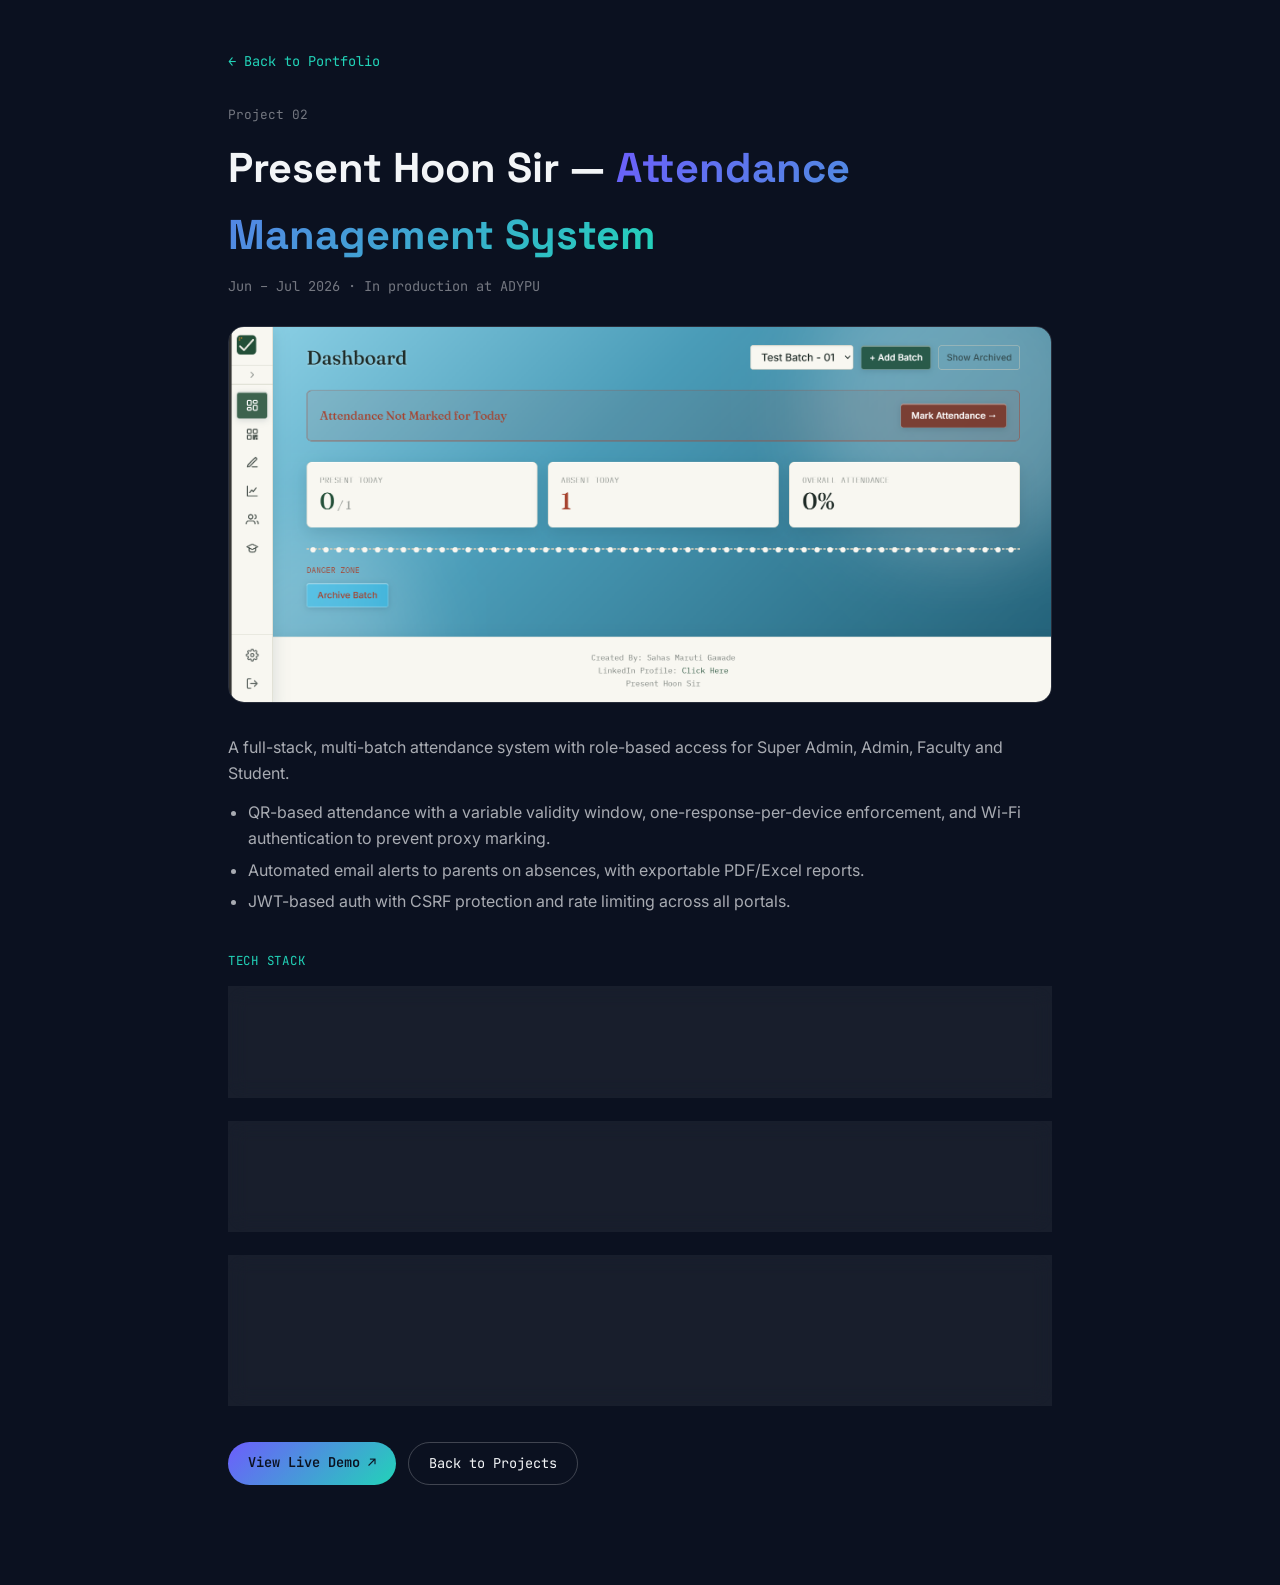
<file: projects/phsams.html>
<!DOCTYPE html>
<html lang="en">

<head>
    <meta charset="UTF-8">
    <meta name="viewport" content="width=device-width, initial-scale=1.0">
    <title>Present Hoon Sir — Tech Stack | Sahas Maruti Gawade</title>
    <link rel="preconnect" href="https://fonts.googleapis.com">
    <link
        href="https://fonts.googleapis.com/css2?family=Space+Grotesk:wght@500;600;700&family=Inter:wght@400;500;600&family=JetBrains+Mono:wght@400;500&display=swap"
        rel="stylesheet">
    <link rel="stylesheet" href="../css/project-detail.css">
</head>

<body>
    <div class="wrap">
        <a class="back-link" href="../index.html#projects">← Back to Portfolio</a>

        <div class="proj-eyebrow">Project 02</div>
        <h1 class="proj-title">Present Hoon Sir — <span class="grad-text">Attendance Management System</span></h1>
        <div class="proj-meta">Jun – Jul 2026 · In production at ADYPU</div>

        <div class="proj-screenshot">
            <img src="../images/screenshots/phsams/admin-dashboard.png"
                alt="Present Hoon Sir admin dashboard screenshot">
        </div>

        <div class="proj-desc">
            <p>A full-stack, multi-batch attendance system with role-based access for Super Admin, Admin, Faculty and
                Student.</p>
            <ul>
                <li>QR-based attendance with a variable validity window, one-response-per-device enforcement, and Wi-Fi
                    authentication to prevent proxy marking.</li>
                <li>Automated email alerts to parents on absences, with exportable PDF/Excel reports.</li>
                <li>JWT-based auth with CSRF protection and rate limiting across all portals.</li>
            </ul>
        </div>

        <div class="section-label">Tech Stack</div>

        <div class="stack-group glass">
            <div class="stack-group-title">Frontend</div>
            <div class="stack-badges">
                <span class="stack-badge">React 18</span>
                <span class="stack-badge">Vite</span>
                <span class="stack-badge">Tailwind CSS</span>
                <span class="stack-badge">React Router DOM</span>
            </div>
        </div>

        <div class="stack-group glass">
            <div class="stack-group-title">Backend</div>
            <div class="stack-badges">
                <span class="stack-badge teal">Node.js</span>
                <span class="stack-badge teal">Express.js</span>
                <span class="stack-badge teal">PostgreSQL</span>
                <span class="stack-badge teal">JWT + bcrypt</span>
                <span class="stack-badge teal">CSRF protection</span>
                <span class="stack-badge teal">Rate limiting</span>
            </div>
        </div>

        <div class="stack-group glass">
            <div class="stack-group-title">Integrations & Reports</div>
            <div class="stack-badges">
                <span class="stack-badge coral">QR Code generation</span>
                <span class="stack-badge coral">jsPDF / jsPDF-AutoTable</span>
                <span class="stack-badge coral">xlsx (Excel export)</span>
                <span class="stack-badge coral">EmailJS</span>
                <span class="stack-badge coral">Google APIs</span>
                <span class="stack-badge coral">Render (Deployment)</span>
            </div>
        </div>

        <div class="proj-links">
            <a class="pill-link cta" href="http://present-hoon-sir-dfhv.onrender.com" target="_blank"
                rel="noopener">View Live Demo ↗</a>
            <a class="pill-link" href="../index.html#projects">Back to Projects</a>
        </div>
    </div>
</body>

</html>
</file>
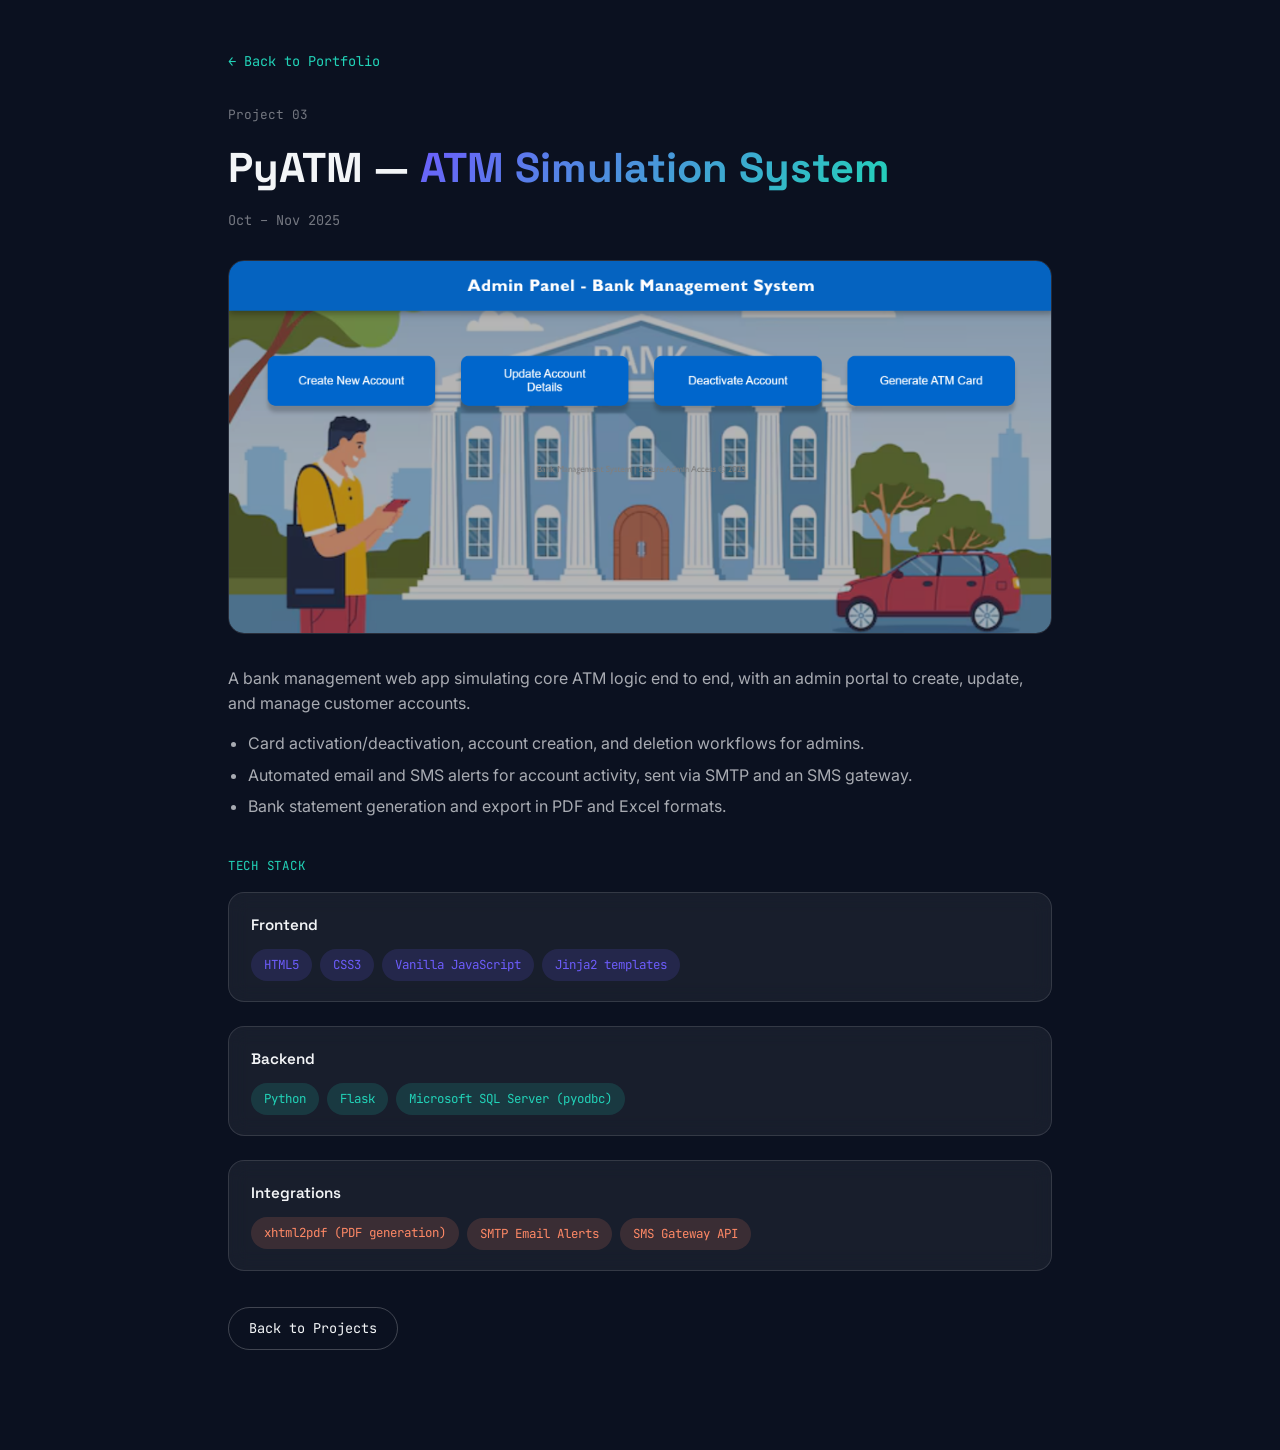
<file: projects/pyatm.html>
<!DOCTYPE html>
<html lang="en">

<head>
    <meta charset="UTF-8">
    <meta name="viewport" content="width=device-width, initial-scale=1.0">
    <title>PyATM — Tech Stack | Sahas Maruti Gawade</title>
    <link rel="preconnect" href="https://fonts.googleapis.com">
    <link
        href="https://fonts.googleapis.com/css2?family=Space+Grotesk:wght@500;600;700&family=Inter:wght@400;500;600&family=JetBrains+Mono:wght@400;500&display=swap"
        rel="stylesheet">
    <link rel="stylesheet" href="../css/project-detail.css">
</head>

<body>
    <div class="wrap">
        <a class="back-link" href="../index.html#projects">← Back to Portfolio</a>

        <div class="proj-eyebrow">Project 03</div>
        <h1 class="proj-title">PyATM — <span class="grad-text">ATM Simulation System</span></h1>
        <div class="proj-meta">Oct – Nov 2025</div>

        <div class="proj-screenshot">
            <img src="../images/screenshots/pyatm.png" alt="PyATM admin portal screenshot">
        </div>

        <div class="proj-desc">
            <p>A bank management web app simulating core ATM logic end to end, with an admin portal to create, update,
                and manage customer accounts.</p>
            <ul>
                <li>Card activation/deactivation, account creation, and deletion workflows for admins.</li>
                <li>Automated email and SMS alerts for account activity, sent via SMTP and an SMS gateway.</li>
                <li>Bank statement generation and export in PDF and Excel formats.</li>
            </ul>
        </div>

        <div class="section-label">Tech Stack</div>

        <div class="stack-group glass">
            <div class="stack-group-title">Frontend</div>
            <div class="stack-badges">
                <span class="stack-badge">HTML5</span>
                <span class="stack-badge">CSS3</span>
                <span class="stack-badge">Vanilla JavaScript</span>
                <span class="stack-badge">Jinja2 templates</span>
            </div>
        </div>

        <div class="stack-group glass">
            <div class="stack-group-title">Backend</div>
            <div class="stack-badges">
                <span class="stack-badge teal">Python</span>
                <span class="stack-badge teal">Flask</span>
                <span class="stack-badge teal">Microsoft SQL Server (pyodbc)</span>
            </div>
        </div>

        <div class="stack-group glass">
            <div class="stack-group-title">Integrations</div>
            <div class="stack-badges">
                <span class="stack-badge coral">xhtml2pdf (PDF generation)</span>
                <span class="stack-badge coral">SMTP Email Alerts</span>
                <span class="stack-badge coral">SMS Gateway API</span>
            </div>
        </div>

        <div class="proj-links">
            <a class="pill-link" href="../index.html#projects">Back to Projects</a>
        </div>
    </div>
</body>

</html>
</file>
<file: css/project-detail.css>
:root {
    --bg: #0B1120;
    --bg-2: #0E1526;
    --ink: #F3F5F7;
    --ink-soft: rgba(243, 245, 247, 0.68);
    --ink-faint: rgba(243, 245, 247, 0.45);
    --violet: #6D5DFC;
    --teal: #22D3B8;
    --coral: #FF8966;
    --grad: linear-gradient(135deg, var(--violet), var(--teal));
    --glass: rgba(255, 255, 255, 0.055);
    --glass-strong: rgba(255, 255, 255, 0.09);
    --border: rgba(255, 255, 255, 0.12);
    --border-strong: rgba(255, 255, 255, 0.22);
    --display: 'Space Grotesk', sans-serif;
    --sans: 'Inter', sans-serif;
    --mono: 'JetBrains Mono', monospace;
    --maxw: 880px;
}

* {
    box-sizing: border-box;
}

html {
    scroll-behavior: smooth;
}

body {
    margin: 0;
    background: var(--bg);
    color: var(--ink);
    font-family: var(--sans);
    line-height: 1.6;
    -webkit-font-smoothing: antialiased;
}

a {
    color: inherit;
    text-decoration: none;
}

img {
    max-width: 100%;
    display: block;
}

.wrap {
    max-width: var(--maxw);
    margin: 0 auto;
    padding: 48px 28px 100px;
}

.glass {
    background: var(--glass);
    border: 1px solid var(--border);
    backdrop-filter: blur(10px);
}

.back-link {
    display: inline-flex;
    align-items: center;
    gap: 6px;
    font-family: var(--mono);
    font-size: 0.85rem;
    color: var(--teal);
    margin-bottom: 32px;
}

.back-link:hover {
    color: var(--coral);
}

.proj-eyebrow {
    font-family: var(--mono);
    font-size: 0.8rem;
    color: var(--ink-faint);
    margin-bottom: 10px;
}

.proj-title {
    font-family: var(--display);
    font-size: clamp(1.8rem, 4vw, 2.6rem);
    font-weight: 700;
    margin: 0 0 8px;
}

.proj-title .grad-text {
    background: var(--grad);
    -webkit-background-clip: text;
    background-clip: text;
    color: transparent;
}

.proj-meta {
    font-family: var(--mono);
    font-size: 0.85rem;
    color: var(--ink-faint);
    margin-bottom: 28px;
}

.proj-screenshot {
    border-radius: 16px;
    overflow: hidden;
    border: 1px solid var(--border);
    margin-bottom: 32px;
}

.proj-screenshot img {
    width: 100%;
}

.proj-desc {
    font-size: 1rem;
    color: var(--ink-soft);
    margin-bottom: 36px;
}

.proj-desc p {
    margin: 0 0 14px;
}

.proj-desc ul {
    margin: 0 0 14px;
    padding-left: 20px;
}

.proj-desc li {
    margin-bottom: 6px;
}

.section-label {
    font-family: var(--mono);
    font-size: 0.78rem;
    letter-spacing: 0.06em;
    text-transform: uppercase;
    color: var(--teal);
    margin: 0 0 16px;
}

.stack-group {
    margin-bottom: 24px;
    padding: 20px 22px;
    border-radius: 16px;
}

.stack-group-title {
    font-family: var(--display);
    font-size: 0.95rem;
    font-weight: 600;
    margin: 0 0 12px;
}

.stack-badges {
    display: flex;
    flex-wrap: wrap;
    gap: 8px;
}

.stack-badge {
    font-family: var(--mono);
    font-size: 0.78rem;
    background: rgba(109, 93, 252, 0.15);
    color: var(--violet);
    padding: 6px 13px;
    border-radius: 100px;
    white-space: nowrap;
}

.stack-badge.teal {
    background: rgba(34, 211, 184, 0.15);
    color: var(--teal);
}

.stack-badge.coral {
    background: rgba(255, 137, 102, 0.15);
    color: var(--coral);
}

.proj-links {
    display: flex;
    flex-wrap: wrap;
    gap: 12px;
    margin-top: 36px;
}

.pill-link {
    font-family: var(--mono);
    font-size: 0.85rem;
    padding: 10px 20px;
    border-radius: 100px;
    border: 1px solid var(--border-strong);
}

.pill-link.cta {
    background: var(--grad);
    color: #0B1120;
    border: none;
    font-weight: 600;
}
</file>
